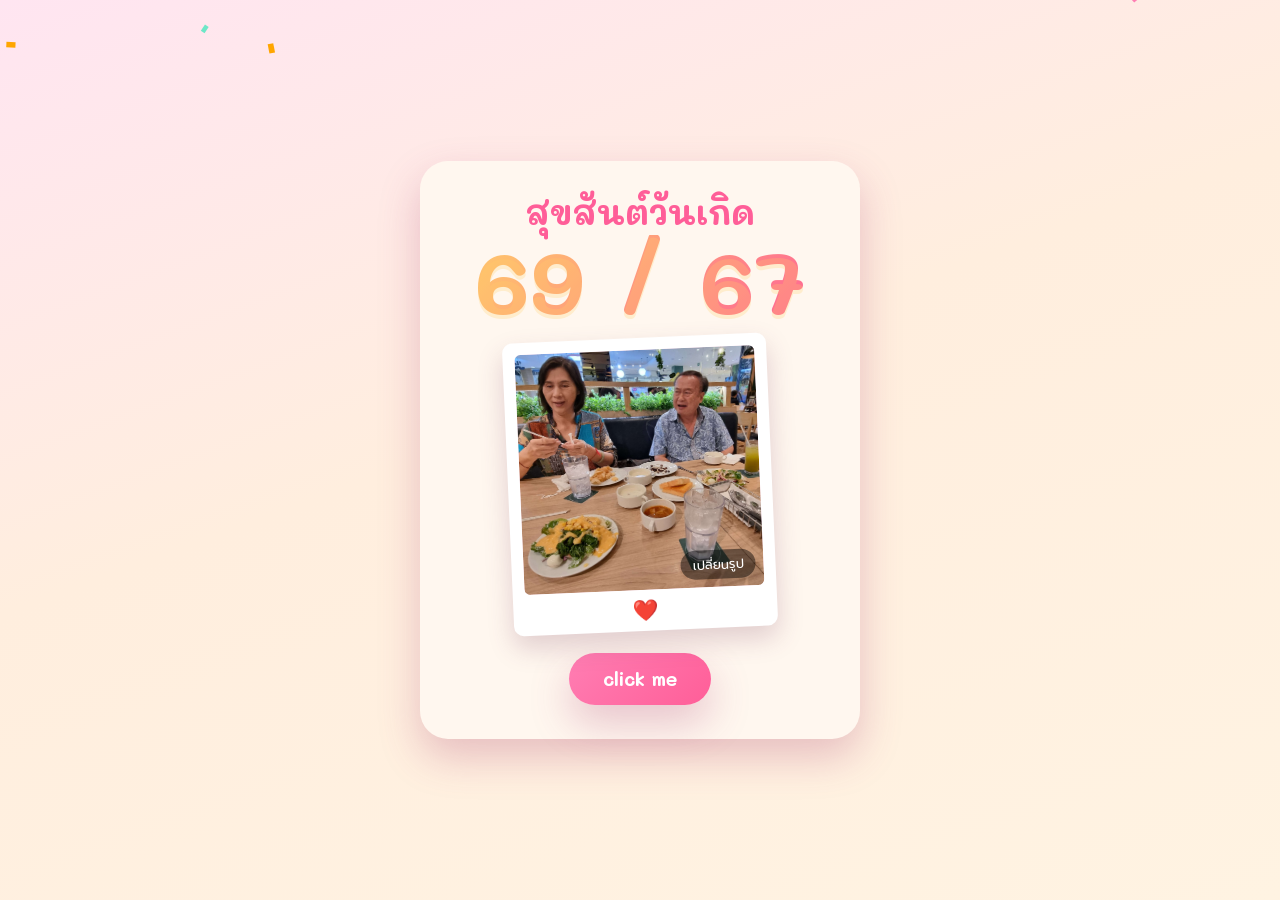
<file: index.html>
<!DOCTYPE html>
<html lang="th">
<head>
  <meta charset="UTF-8" />
  <meta name="viewport" content="width=device-width, initial-scale=1.0, maximum-scale=1.0, user-scalable=no" />
  <title>สุขสันต์วันเกิด 🎂</title>
  <meta name="theme-color" content="#ff7eb3" />
  <link rel="preconnect" href="https://fonts.googleapis.com" />
  <link rel="preconnect" href="https://fonts.gstatic.com" crossorigin />
  <link href="https://fonts.googleapis.com/css2?family=Mali:wght@500;600;700&family=Prompt:wght@400;500;600&display=swap" rel="stylesheet" />
  <link rel="stylesheet" href="styles.css" />
</head>
<body>
  <!-- เอฟเฟกต์ confetti / พลุ วาดบน canvas เต็มจอ -->
  <canvas id="fx"></canvas>

  <!-- ปุ่มเปิด/ปิดเสียง -->
  <button id="muteBtn" class="mute-btn" aria-label="เปิด/ปิดเสียง" hidden>🔊</button>

  <!-- ============ หน้า 1 : การ์ด ============ -->
  <section class="page is-active" id="page1">
    <div class="balloons" aria-hidden="true">
      <span class="balloon b1"></span>
      <span class="balloon b2"></span>
      <span class="balloon b3"></span>
      <span class="balloon b4"></span>
    </div>

    <div class="card">
      <p class="card__greeting" id="greeting">สุขสันต์วันเกิด</p>
      <div class="card__age" id="age">69</div>

      <div class="polaroid">
        <div class="polaroid__photo" id="photoWrap">
          <img id="photo" alt="รูปคนที่เรารัก" />
          <label class="polaroid__placeholder" id="photoPlaceholder">
            <span class="polaroid__plus">＋</span>
            <span class="polaroid__hint">ใส่รูปตรงนี้</span>
            <input type="file" id="photoInput" accept="image/*" hidden />
          </label>
          <button class="polaroid__change" id="changePhoto" type="button" hidden>เปลี่ยนรูป</button>
        </div>
        <p class="polaroid__caption" id="photoCaption">❤️</p>
      </div>

      <button class="btn btn--start pulse" id="startBtn">click me</button>
    </div>
  </section>

  <!-- ============ หน้า 2 : กลอน ============ -->
  <section class="page" id="page2">
    <div class="poem">
      <h2 class="poem__title">บทกลอนถึงป๊าม๊า</h2>
      <div class="poem__photos" id="poemPhotos" hidden>
        <div class="slides" id="slides"></div>
      </div>
      <div class="poem__verses" id="verses"></div>
      <button class="btn btn--next" id="nextBtn" hidden>ไปต่อ</button>
    </div>
  </section>

  <!-- ============ หน้า 3 : พลุ + ข้อความปิด ============ -->
  <section class="page" id="page3">
    <div class="final">
      <h2 class="final__title" id="finalTitle">ออกกำลังกายนิ้วเสร็จแล้ว! 🎉</h2>
      <p class="final__msg" id="finalMsg">ได้ออกกำลังกายนิ้วแล้ว ถัดไปก็ออกกำลังกายทั้งตัวนะ 💪</p>
      <button class="btn btn--restart" id="restartBtn">เริ่มใหม่อีกรอบ</button>
    </div>
  </section>

  <script src="config.js"></script>
  <script src="script.js"></script>
</body>
</html>
</file>
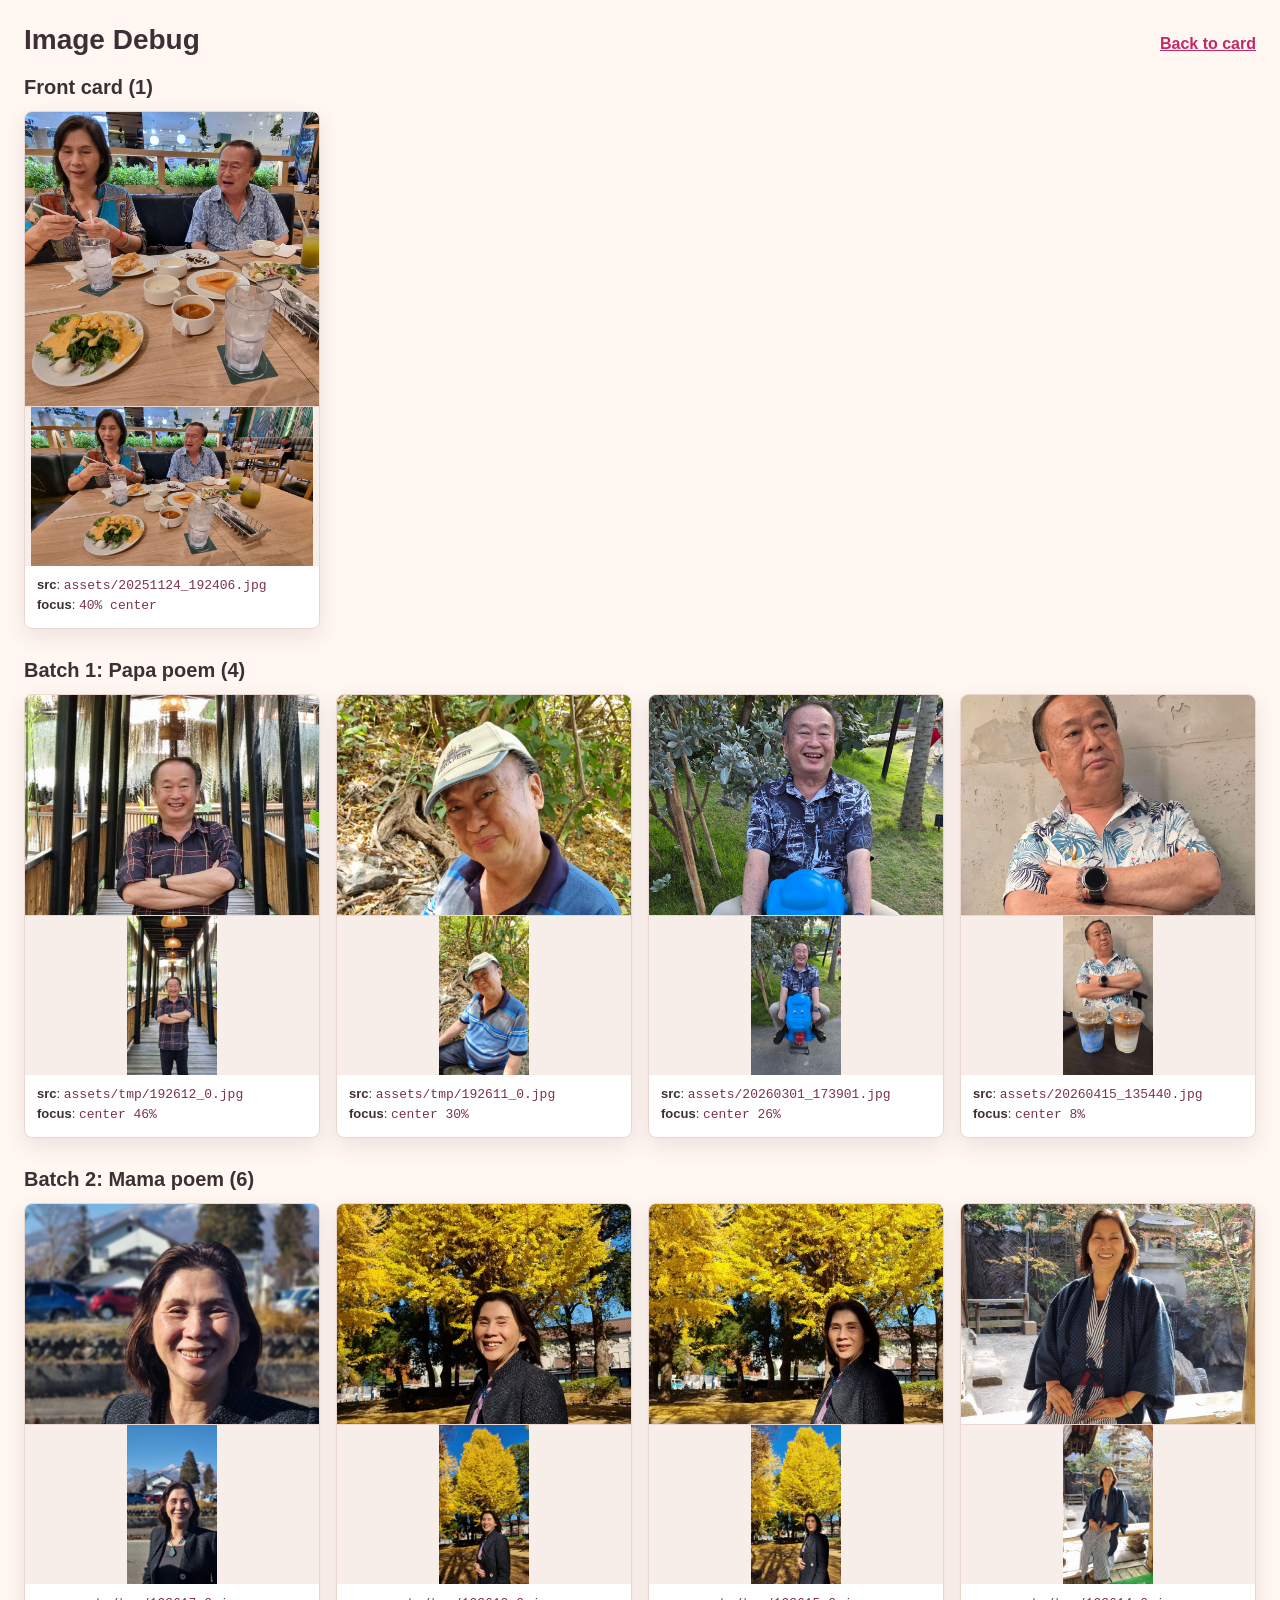
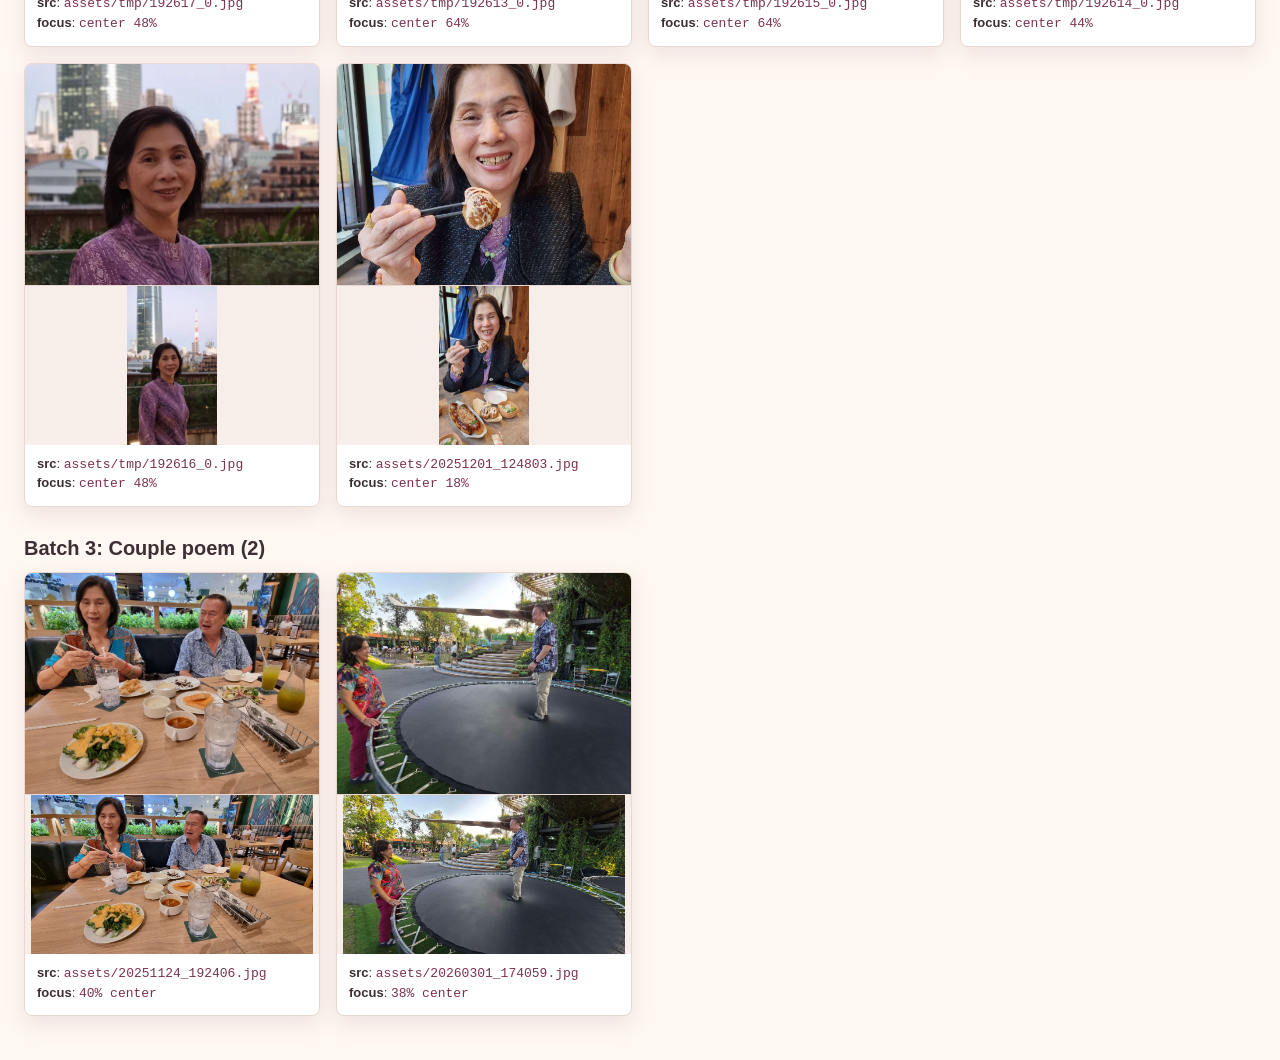
<file: debug.html>
<!DOCTYPE html>
<html lang="th">
<head>
  <meta charset="UTF-8" />
  <meta name="viewport" content="width=device-width, initial-scale=1.0" />
  <title>Birthday Image Debug</title>
  <style>
    :root {
      color-scheme: light;
      font-family: Arial, "Prompt", sans-serif;
      background: #fff7f1;
      color: #3d2f35;
    }
    * { box-sizing: border-box; }
    body {
      margin: 0;
      padding: 24px;
    }
    header {
      display: flex;
      align-items: baseline;
      justify-content: space-between;
      gap: 16px;
      margin-bottom: 20px;
    }
    h1 {
      margin: 0;
      font-size: 28px;
      letter-spacing: 0;
    }
    a {
      color: #c42766;
      font-weight: 700;
    }
    section {
      margin: 0 0 30px;
    }
    h2 {
      margin: 0 0 12px;
      font-size: 20px;
      letter-spacing: 0;
    }
    .grid {
      display: grid;
      grid-template-columns: repeat(auto-fill, minmax(260px, 1fr));
      gap: 16px;
    }
    .item {
      background: #fff;
      border: 1px solid #ead8d0;
      border-radius: 8px;
      overflow: hidden;
      box-shadow: 0 8px 22px rgba(90, 50, 70, 0.1);
    }
    .item__preview {
      width: 100%;
      aspect-ratio: 4 / 3;
      background: #f4e2db;
      overflow: hidden;
    }
    .item--front .item__preview {
      aspect-ratio: 1 / 1;
    }
    .item__preview img {
      width: 100%;
      height: 100%;
      object-fit: cover;
      display: block;
    }
    .item__raw {
      display: block;
      width: 100%;
      height: 160px;
      object-fit: contain;
      background: #f8eee9;
      border-top: 1px solid #ead8d0;
    }
    .item__meta {
      padding: 10px 12px 12px;
      font-size: 13px;
      line-height: 1.45;
    }
    code {
      overflow-wrap: anywhere;
      color: #7b3150;
    }
  </style>
</head>
<body>
  <header>
    <h1>Image Debug</h1>
    <a href="index.html">Back to card</a>
  </header>
  <main id="app"></main>
  <script src="config.js"></script>
  <script>
    (() => {
      const cfg = window.CONFIG || {};
      const app = document.getElementById("app");
      const batches = Array.isArray(cfg.poemPhotoBatches) ? cfg.poemPhotoBatches : [];
      const groups = [
        {
          title: "Front card",
          className: "item--front",
          items: [{ src: cfg.photoUrl, focus: cfg.photoFocus || "center" }].filter((item) => item.src),
        },
        { title: "Batch 1: Papa poem", items: batches[0] || [] },
        { title: "Batch 2: Mama poem", items: batches[1] || [] },
        { title: "Batch 3: Couple poem", items: batches[2] || [] },
      ];

      function normalize(item) {
        return typeof item === "string" ? { src: item, focus: "center" } : item;
      }

      function renderItem(item, className) {
        const data = normalize(item);
        const article = document.createElement("article");
        article.className = `item ${className || ""}`.trim();
        article.innerHTML = `
          <div class="item__preview">
            <img alt="" src="${data.src}" style="object-position: ${data.focus || "center"}" />
          </div>
          <img class="item__raw" alt="" src="${data.src}" />
          <div class="item__meta">
            <div><strong>src</strong>: <code>${data.src}</code></div>
            <div><strong>focus</strong>: <code>${data.focus || "center"}</code></div>
          </div>
        `;
        return article;
      }

      groups.forEach((group) => {
        const section = document.createElement("section");
        const items = group.items.map(normalize).filter((item) => item.src);
        section.innerHTML = `<h2>${group.title} (${items.length})</h2><div class="grid"></div>`;
        const grid = section.querySelector(".grid");
        items.forEach((item) => grid.appendChild(renderItem(item, group.className)));
        app.appendChild(section);
      });
    })();
  </script>
</body>
</html>
</file>
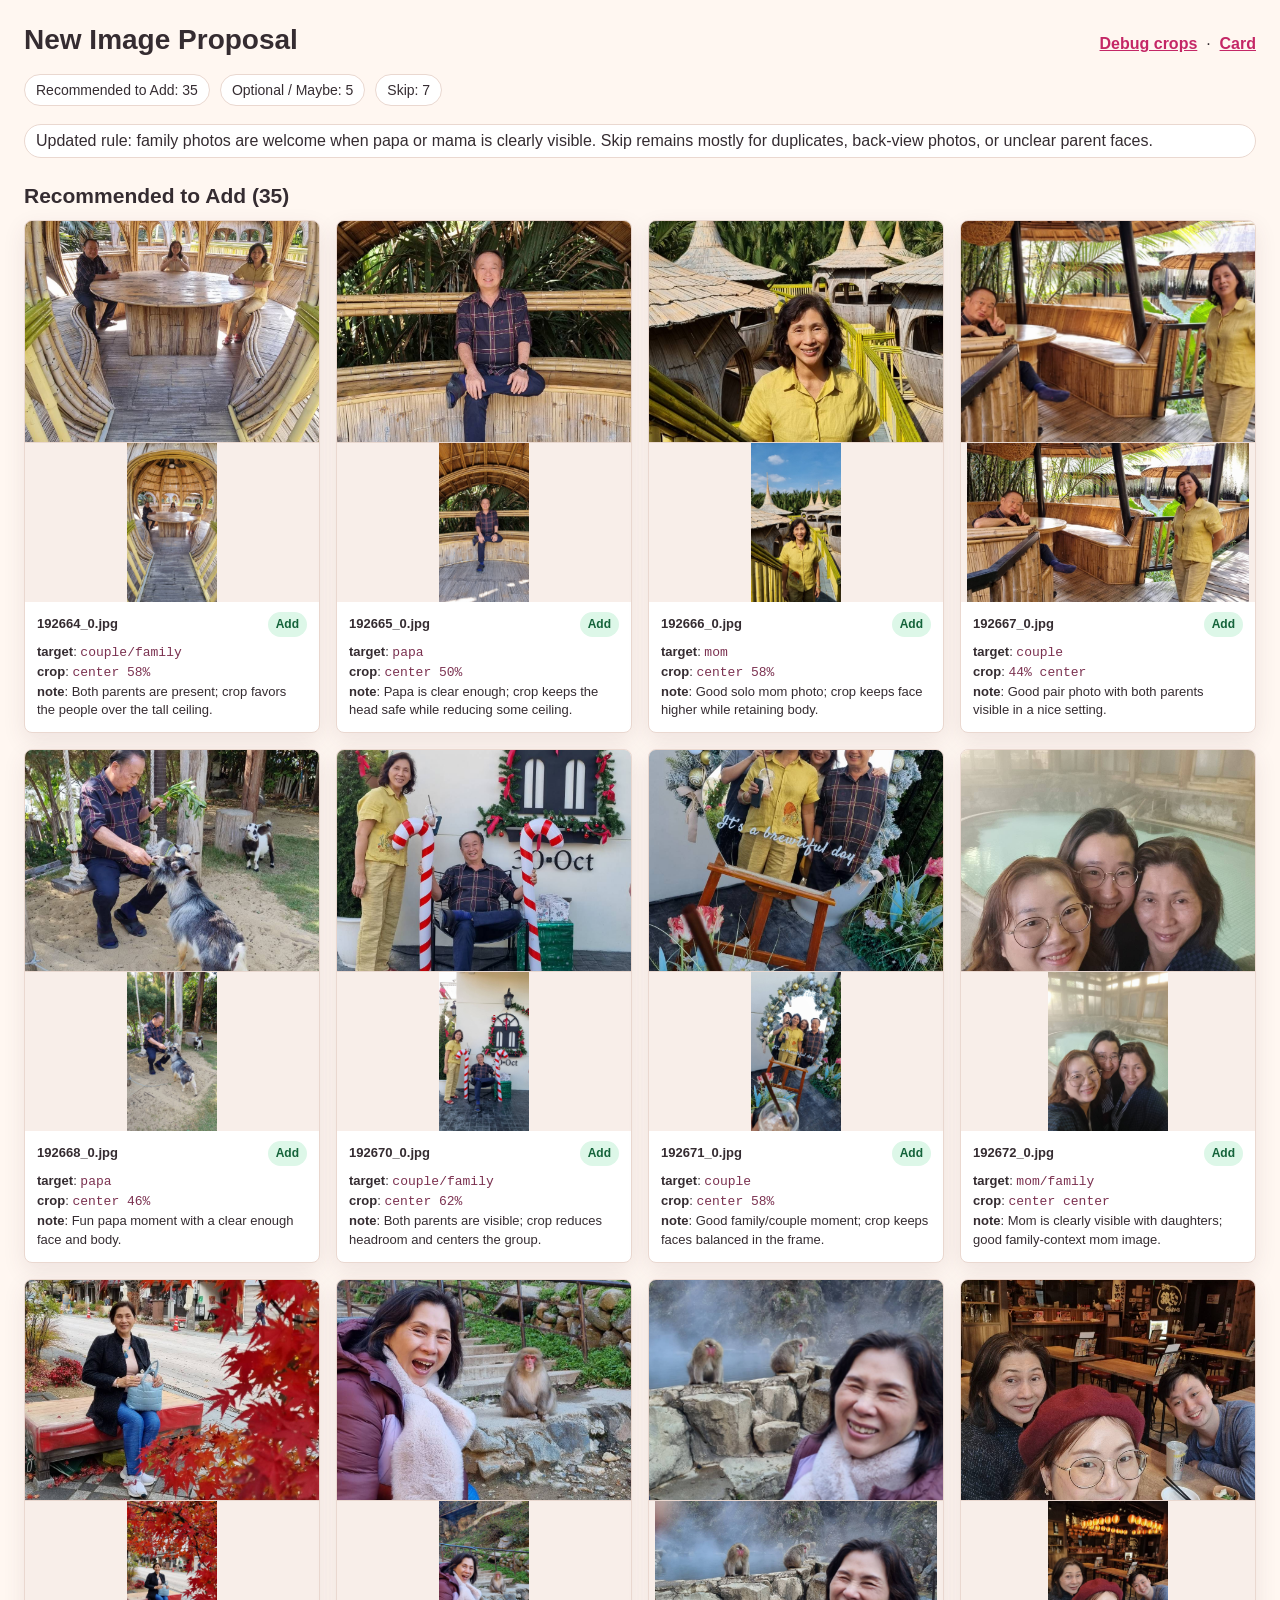
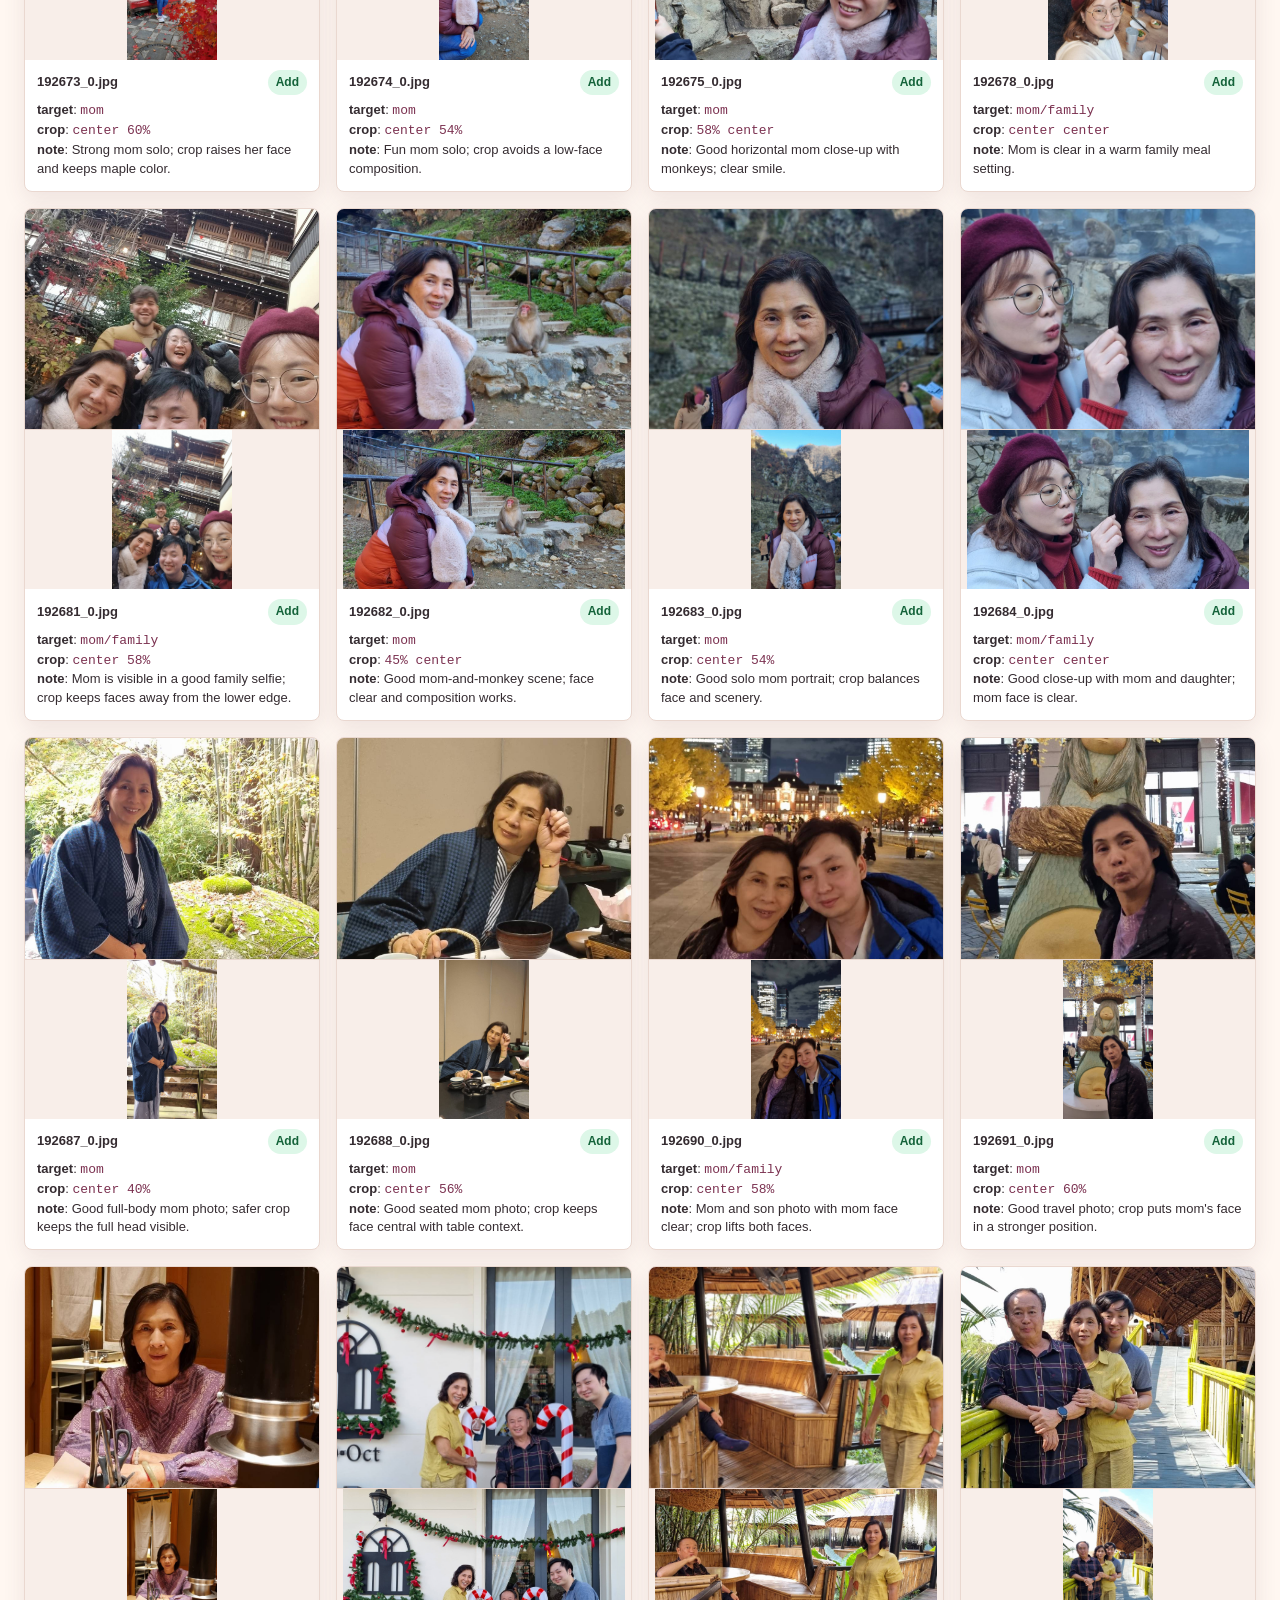
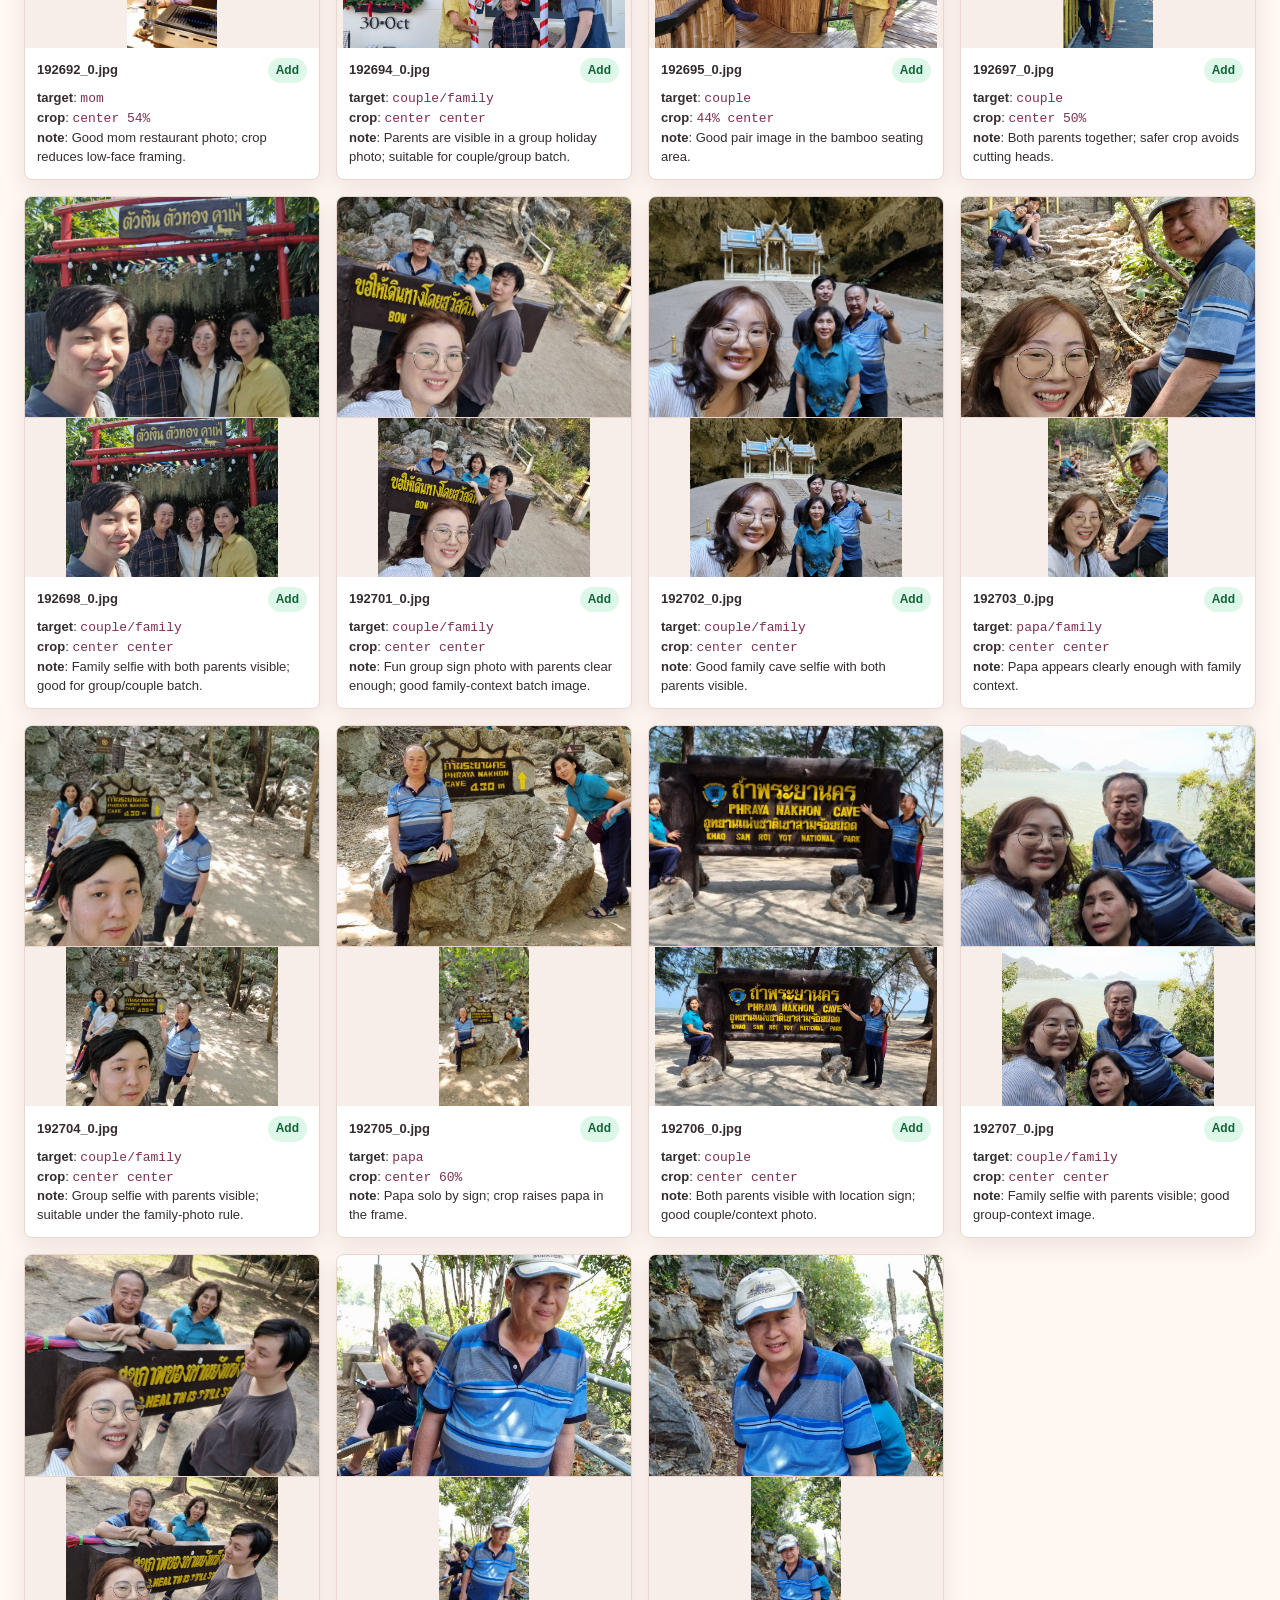
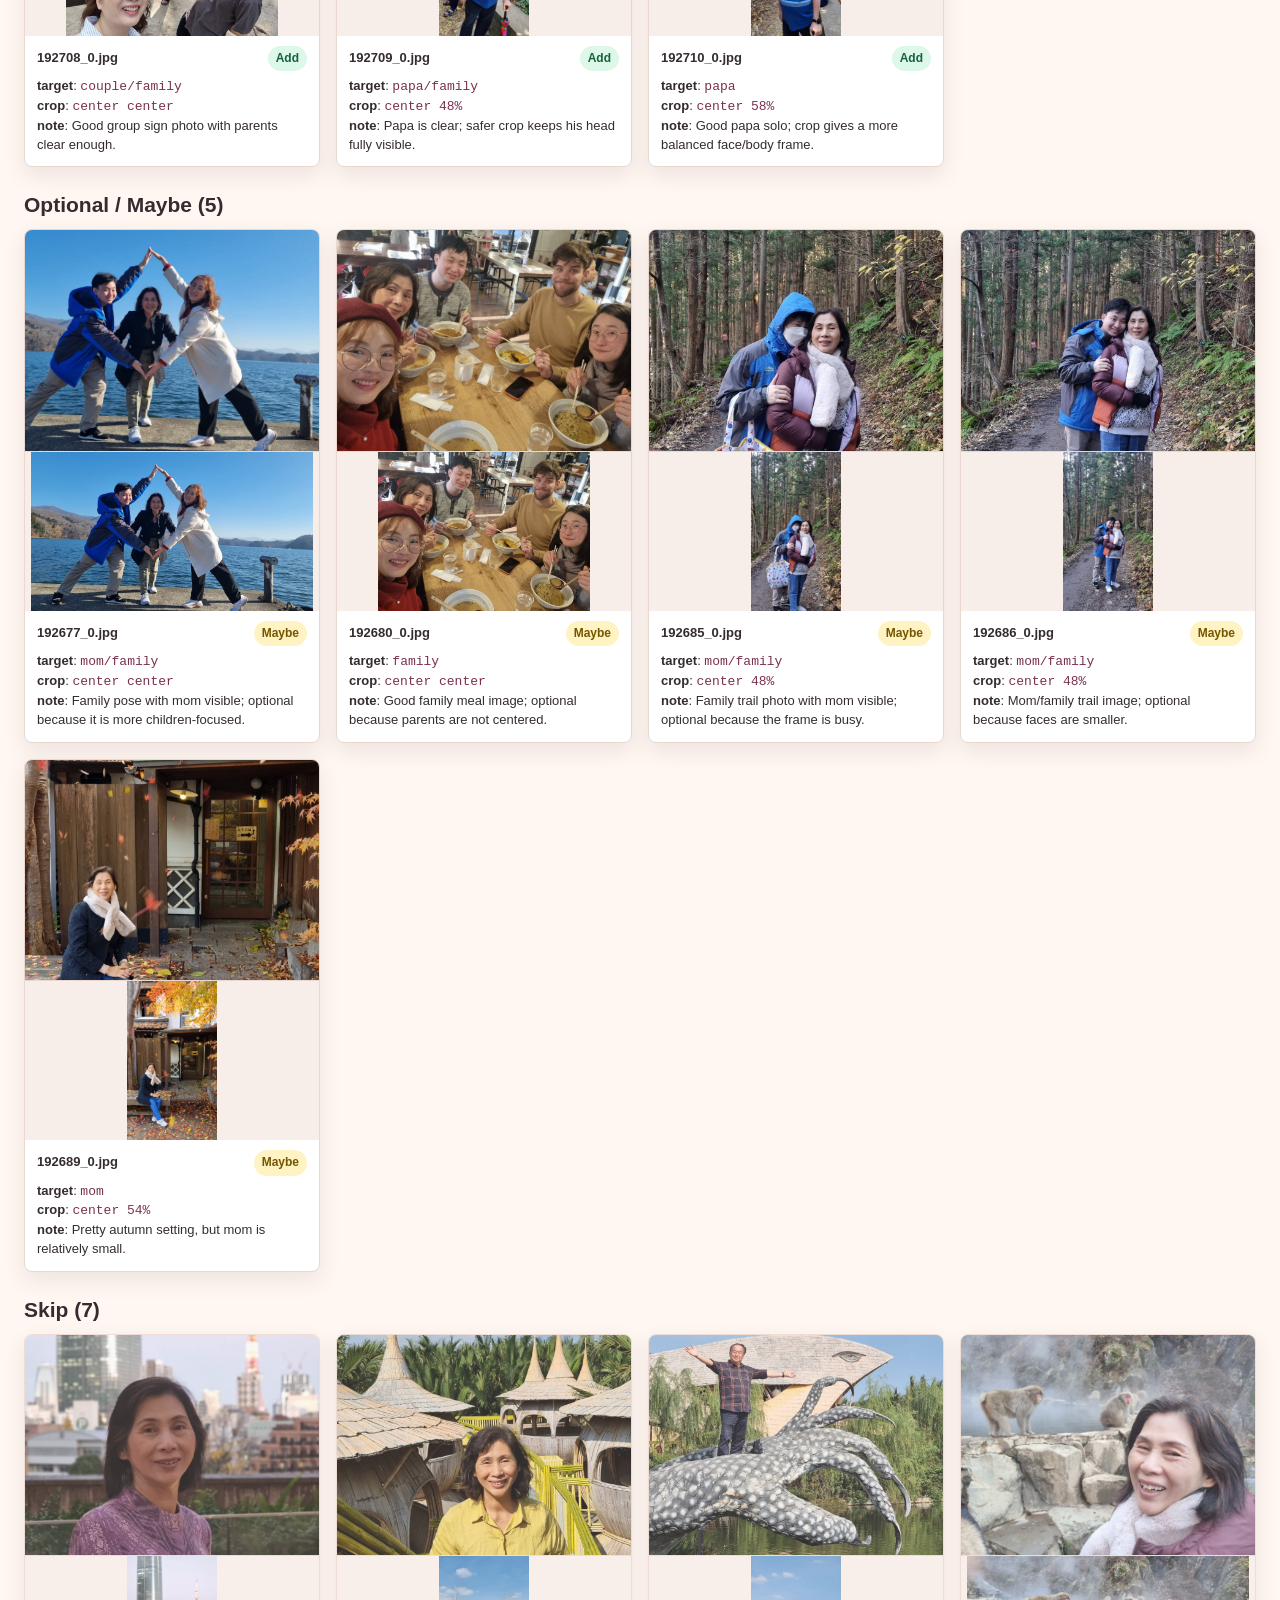
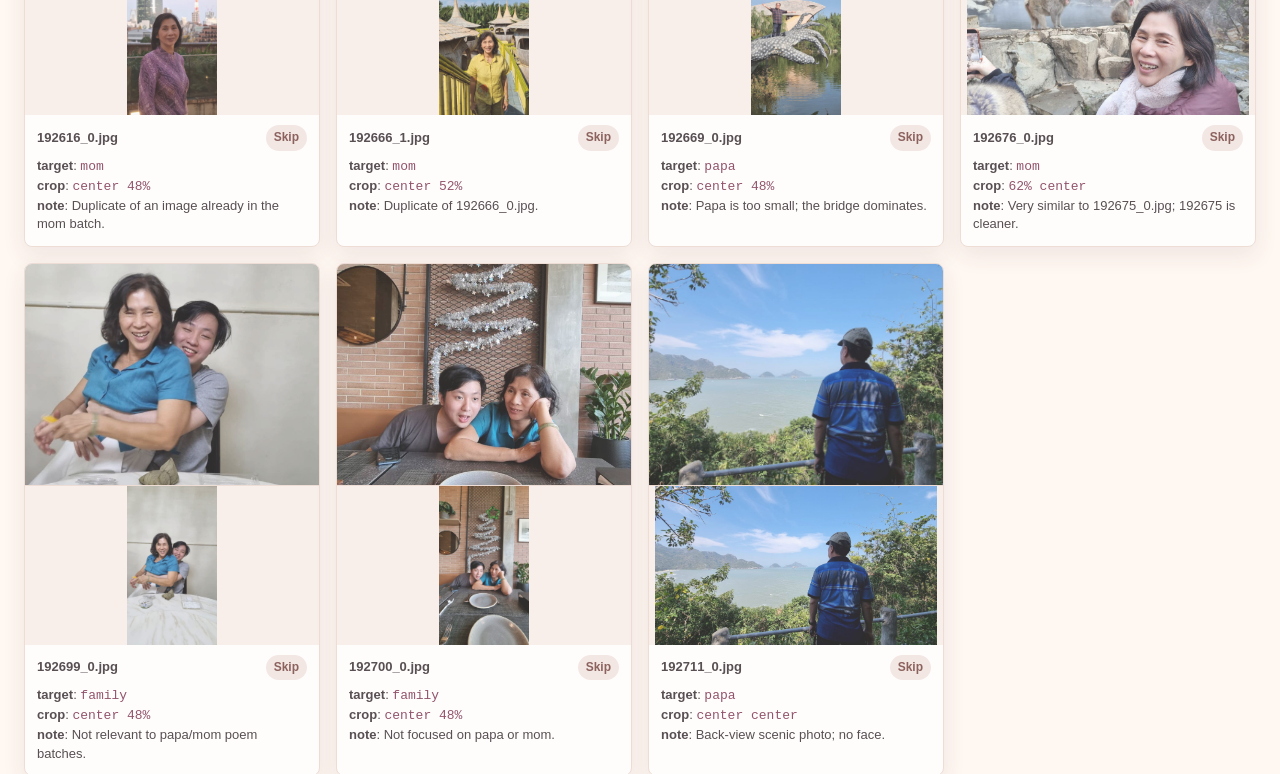
<file: proposal.html>
<!DOCTYPE html>
<html lang="th">
<head>
  <meta charset="UTF-8" />
  <meta name="viewport" content="width=device-width, initial-scale=1.0" />
  <title>New Image Proposal</title>
  <style>
    :root {
      color-scheme: light;
      font-family: Arial, "Prompt", sans-serif;
      background: #fff7f1;
      color: #352c31;
    }
    * { box-sizing: border-box; }
    body { margin: 0; padding: 24px; }
    header {
      display: flex;
      align-items: baseline;
      justify-content: space-between;
      gap: 16px;
      margin-bottom: 18px;
    }
    h1 { margin: 0; font-size: 28px; letter-spacing: 0; }
    h2 { margin: 26px 0 12px; font-size: 21px; letter-spacing: 0; }
    a { color: #c42766; font-weight: 700; }
    .summary {
      display: flex;
      flex-wrap: wrap;
      gap: 10px;
      margin: 0 0 18px;
      font-size: 14px;
    }
    .pill {
      border: 1px solid #ead8d0;
      border-radius: 999px;
      background: #fff;
      padding: 7px 11px;
    }
    .grid {
      display: grid;
      grid-template-columns: repeat(auto-fill, minmax(280px, 1fr));
      gap: 16px;
    }
    .card {
      background: #fff;
      border: 1px solid #ead8d0;
      border-radius: 8px;
      overflow: hidden;
      box-shadow: 0 8px 22px rgba(90, 50, 70, 0.1);
    }
    .card--skip { opacity: 0.82; }
    .preview {
      width: 100%;
      aspect-ratio: 4 / 3;
      background: #f4e2db;
      overflow: hidden;
    }
    .preview img {
      width: 100%;
      height: 100%;
      object-fit: cover;
      display: block;
    }
    .raw {
      width: 100%;
      height: 160px;
      object-fit: contain;
      display: block;
      background: #f8eee9;
      border-top: 1px solid #ead8d0;
    }
    .body { padding: 10px 12px 12px; font-size: 13px; line-height: 1.45; }
    .topline {
      display: flex;
      align-items: center;
      justify-content: space-between;
      gap: 8px;
      margin-bottom: 6px;
    }
    .name { font-weight: 700; overflow-wrap: anywhere; }
    .badge {
      flex: none;
      border-radius: 999px;
      padding: 4px 8px;
      font-size: 12px;
      font-weight: 700;
    }
    .badge--include { background: #ddf7e8; color: #14633a; }
    .badge--maybe { background: #fff3c4; color: #765500; }
    .badge--skip { background: #f1e4e2; color: #73423d; }
    code {
      color: #7b3150;
      overflow-wrap: anywhere;
    }
  </style>
</head>
<body>
  <header>
    <h1>New Image Proposal</h1>
    <nav>
      <a href="debug.html">Debug crops</a>
      &nbsp;·&nbsp;
      <a href="index.html">Card</a>
    </nav>
  </header>
  <div class="summary" id="summary"></div>
  <p class="pill">Updated rule: family photos are welcome when papa or mama is clearly visible. Skip remains mostly for duplicates, back-view photos, or unclear parent faces.</p>
  <main id="app"></main>

  <script>
    const proposals = [
      { file: "192616_0.jpg", status: "skip", target: "mom", focus: "center 48%", reason: "Duplicate of an image already in the mom batch." },
      { file: "192664_0.jpg", status: "include", target: "couple/family", focus: "center 58%", reason: "Both parents are present; crop favors the people over the tall ceiling." },
      { file: "192665_0.jpg", status: "include", target: "papa", focus: "center 50%", reason: "Papa is clear enough; crop keeps the head safe while reducing some ceiling." },
      { file: "192666_0.jpg", status: "include", target: "mom", focus: "center 58%", reason: "Good solo mom photo; crop keeps face higher while retaining body." },
      { file: "192666_1.jpg", status: "skip", target: "mom", focus: "center 52%", reason: "Duplicate of 192666_0.jpg." },
      { file: "192667_0.jpg", status: "include", target: "couple", focus: "44% center", reason: "Good pair photo with both parents visible in a nice setting." },
      { file: "192668_0.jpg", status: "include", target: "papa", focus: "center 46%", reason: "Fun papa moment with a clear enough face and body." },
      { file: "192669_0.jpg", status: "skip", target: "papa", focus: "center 48%", reason: "Papa is too small; the bridge dominates." },
      { file: "192670_0.jpg", status: "include", target: "couple/family", focus: "center 62%", reason: "Both parents are visible; crop reduces headroom and centers the group." },
      { file: "192671_0.jpg", status: "include", target: "couple", focus: "center 58%", reason: "Good family/couple moment; crop keeps faces balanced in the frame." },
      { file: "192672_0.jpg", status: "include", target: "mom/family", focus: "center center", reason: "Mom is clearly visible with daughters; good family-context mom image." },
      { file: "192673_0.jpg", status: "include", target: "mom", focus: "center 60%", reason: "Strong mom solo; crop raises her face and keeps maple color." },
      { file: "192674_0.jpg", status: "include", target: "mom", focus: "center 54%", reason: "Fun mom solo; crop avoids a low-face composition." },
      { file: "192675_0.jpg", status: "include", target: "mom", focus: "58% center", reason: "Good horizontal mom close-up with monkeys; clear smile." },
      { file: "192676_0.jpg", status: "skip", target: "mom", focus: "62% center", reason: "Very similar to 192675_0.jpg; 192675 is cleaner." },
      { file: "192677_0.jpg", status: "maybe", target: "mom/family", focus: "center center", reason: "Family pose with mom visible; optional because it is more children-focused." },
      { file: "192678_0.jpg", status: "include", target: "mom/family", focus: "center center", reason: "Mom is clear in a warm family meal setting." },
      { file: "192680_0.jpg", status: "maybe", target: "family", focus: "center center", reason: "Good family meal image; optional because parents are not centered." },
      { file: "192681_0.jpg", status: "include", target: "mom/family", focus: "center 58%", reason: "Mom is visible in a good family selfie; crop keeps faces away from the lower edge." },
      { file: "192682_0.jpg", status: "include", target: "mom", focus: "45% center", reason: "Good mom-and-monkey scene; face clear and composition works." },
      { file: "192683_0.jpg", status: "include", target: "mom", focus: "center 54%", reason: "Good solo mom portrait; crop balances face and scenery." },
      { file: "192684_0.jpg", status: "include", target: "mom/family", focus: "center center", reason: "Good close-up with mom and daughter; mom face is clear." },
      { file: "192685_0.jpg", status: "maybe", target: "mom/family", focus: "center 48%", reason: "Family trail photo with mom visible; optional because the frame is busy." },
      { file: "192686_0.jpg", status: "maybe", target: "mom/family", focus: "center 48%", reason: "Mom/family trail image; optional because faces are smaller." },
      { file: "192687_0.jpg", status: "include", target: "mom", focus: "center 40%", reason: "Good full-body mom photo; safer crop keeps the full head visible." },
      { file: "192688_0.jpg", status: "include", target: "mom", focus: "center 56%", reason: "Good seated mom photo; crop keeps face central with table context." },
      { file: "192689_0.jpg", status: "maybe", target: "mom", focus: "center 54%", reason: "Pretty autumn setting, but mom is relatively small." },
      { file: "192690_0.jpg", status: "include", target: "mom/family", focus: "center 58%", reason: "Mom and son photo with mom face clear; crop lifts both faces." },
      { file: "192691_0.jpg", status: "include", target: "mom", focus: "center 60%", reason: "Good travel photo; crop puts mom's face in a stronger position." },
      { file: "192692_0.jpg", status: "include", target: "mom", focus: "center 54%", reason: "Good mom restaurant photo; crop reduces low-face framing." },
      { file: "192694_0.jpg", status: "include", target: "couple/family", focus: "center center", reason: "Parents are visible in a group holiday photo; suitable for couple/group batch." },
      { file: "192695_0.jpg", status: "include", target: "couple", focus: "44% center", reason: "Good pair image in the bamboo seating area." },
      { file: "192697_0.jpg", status: "include", target: "couple", focus: "center 50%", reason: "Both parents together; safer crop avoids cutting heads." },
      { file: "192698_0.jpg", status: "include", target: "couple/family", focus: "center center", reason: "Family selfie with both parents visible; good for group/couple batch." },
      { file: "192699_0.jpg", status: "skip", target: "family", focus: "center 48%", reason: "Not relevant to papa/mom poem batches." },
      { file: "192700_0.jpg", status: "skip", target: "family", focus: "center 48%", reason: "Not focused on papa or mom." },
      { file: "192701_0.jpg", status: "include", target: "couple/family", focus: "center center", reason: "Fun group sign photo with parents clear enough; good family-context batch image." },
      { file: "192702_0.jpg", status: "include", target: "couple/family", focus: "center center", reason: "Good family cave selfie with both parents visible." },
      { file: "192703_0.jpg", status: "include", target: "papa/family", focus: "center center", reason: "Papa appears clearly enough with family context." },
      { file: "192704_0.jpg", status: "include", target: "couple/family", focus: "center center", reason: "Group selfie with parents visible; suitable under the family-photo rule." },
      { file: "192705_0.jpg", status: "include", target: "papa", focus: "center 60%", reason: "Papa solo by sign; crop raises papa in the frame." },
      { file: "192706_0.jpg", status: "include", target: "couple", focus: "center center", reason: "Both parents visible with location sign; good couple/context photo." },
      { file: "192707_0.jpg", status: "include", target: "couple/family", focus: "center center", reason: "Family selfie with parents visible; good group-context image." },
      { file: "192708_0.jpg", status: "include", target: "couple/family", focus: "center center", reason: "Good group sign photo with parents clear enough." },
      { file: "192709_0.jpg", status: "include", target: "papa/family", focus: "center 48%", reason: "Papa is clear; safer crop keeps his head fully visible." },
      { file: "192710_0.jpg", status: "include", target: "papa", focus: "center 58%", reason: "Good papa solo; crop gives a more balanced face/body frame." },
      { file: "192711_0.jpg", status: "skip", target: "papa", focus: "center center", reason: "Back-view scenic photo; no face." },
    ];

    const order = [
      ["include", "Recommended to Add"],
      ["maybe", "Optional / Maybe"],
      ["skip", "Skip"],
    ];

    function badge(status) {
      return status === "include" ? "Add" : status === "maybe" ? "Maybe" : "Skip";
    }

    const summary = document.getElementById("summary");
    order.forEach(([status, label]) => {
      const count = proposals.filter((item) => item.status === status).length;
      const pill = document.createElement("span");
      pill.className = "pill";
      pill.textContent = `${label}: ${count}`;
      summary.appendChild(pill);
    });

    const app = document.getElementById("app");
    order.forEach(([status, title]) => {
      const items = proposals.filter((item) => item.status === status);
      const section = document.createElement("section");
      section.innerHTML = `<h2>${title} (${items.length})</h2><div class="grid"></div>`;
      const grid = section.querySelector(".grid");
      items.forEach((item) => {
        const src = `assets/new2/${item.file}`;
        const card = document.createElement("article");
        card.className = `card card--${item.status}`;
        card.innerHTML = `
          <div class="preview">
            <img alt="" src="${src}" style="object-position: ${item.focus}" />
          </div>
          <img class="raw" alt="" src="${src}" />
          <div class="body">
            <div class="topline">
              <span class="name">${item.file}</span>
              <span class="badge badge--${item.status}">${badge(item.status)}</span>
            </div>
            <div><strong>target</strong>: <code>${item.target}</code></div>
            <div><strong>crop</strong>: <code>${item.focus}</code></div>
            <div><strong>note</strong>: ${item.reason}</div>
          </div>
        `;
        grid.appendChild(card);
      });
      app.appendChild(section);
    });
  </script>
</body>
</html>
</file>
<file: styles.css>
:root {
  --pink: #ff7eb3;
  --pink-deep: #ff5e98;
  --peach: #ffd166;
  --cream: #fff7ef;
  --ink: #5b3a4e;
  --shadow: 0 18px 40px rgba(170, 60, 110, 0.28);
}

* { box-sizing: border-box; margin: 0; padding: 0; }
[hidden] { display: none !important; }

html, body {
  height: 100%;
  width: 100%;
  overflow: hidden;
}

body {
  font-family: "Prompt", system-ui, -apple-system, "Segoe UI", sans-serif;
  color: var(--ink);
  background: linear-gradient(160deg, #ffe5f1 0%, #ffeede 45%, #fff3e2 100%);
  position: relative;
  -webkit-tap-highlight-color: transparent;
}

#fx {
  position: fixed;
  inset: 0;
  width: 100%;
  height: 100%;
  z-index: 1;
  pointer-events: none;
}

/* ---------- โครงหน้า (page) ---------- */
.page {
  position: fixed;
  inset: 0;
  display: none;
  align-items: center;
  justify-content: center;
  padding: 24px;
  z-index: 2;
}
.page.is-active {
  display: flex;
  animation: pageIn 0.6s ease both;
}
@keyframes pageIn {
  from { opacity: 0; transform: scale(0.96); }
  to   { opacity: 1; transform: scale(1); }
}

/* ---------- ปุ่มทั่วไป ---------- */
.btn {
  font-family: "Mali", "Prompt", sans-serif;
  font-weight: 700;
  font-size: 1.15rem;
  color: #fff;
  border: none;
  border-radius: 999px;
  padding: 14px 34px;
  cursor: pointer;
  background: linear-gradient(135deg, var(--pink) 0%, var(--pink-deep) 100%);
  box-shadow: var(--shadow);
  transition: transform 0.15s ease, box-shadow 0.15s ease;
  user-select: none;
}
.btn:hover { transform: translateY(-2px); }
.btn:active { transform: translateY(1px) scale(0.98); }

.pulse { animation: pulse 1.6s ease-in-out infinite; }
@keyframes pulse {
  0%, 100% { transform: scale(1); box-shadow: var(--shadow); }
  50% { transform: scale(1.06); box-shadow: 0 22px 48px rgba(255, 94, 152, 0.45); }
}

.mute-btn {
  position: fixed;
  top: 14px;
  right: 14px;
  z-index: 10;
  width: 46px;
  height: 46px;
  border: none;
  border-radius: 50%;
  background: rgba(255, 255, 255, 0.7);
  backdrop-filter: blur(6px);
  font-size: 1.25rem;
  cursor: pointer;
  box-shadow: 0 6px 16px rgba(0,0,0,0.12);
}

/* ---------- หน้า 1 : การ์ด ---------- */
.card {
  position: relative;
  width: min(440px, 92vw);
  background: var(--cream);
  border-radius: 28px;
  padding: 30px 26px 34px;
  text-align: center;
  box-shadow: var(--shadow);
  animation: cardPop 0.7s cubic-bezier(0.18, 1.25, 0.5, 1) both;
}
@keyframes cardPop {
  from { opacity: 0; transform: translateY(30px) scale(0.9); }
  to   { opacity: 1; transform: translateY(0) scale(1); }
}

.card__greeting {
  font-family: "Mali", sans-serif;
  font-size: clamp(1.6rem, 6vw, 2.1rem);
  font-weight: 700;
  color: var(--pink-deep);
  line-height: 1.25;
}
.card__age {
  font-family: "Mali", sans-serif;
  font-weight: 700;
  font-size: clamp(3.6rem, 18vw, 5.6rem);
  line-height: 1;
  margin: 2px 0 14px;
  background: linear-gradient(135deg, var(--peach), var(--pink-deep));
  -webkit-background-clip: text;
  background-clip: text;
  color: transparent;
  text-shadow: 0 4px 0 rgba(255, 209, 102, 0.25);
}

/* polaroid */
.polaroid {
  display: inline-block;
  background: #fff;
  padding: 12px 12px 8px;
  border-radius: 10px;
  box-shadow: 0 12px 26px rgba(120, 60, 90, 0.22);
  transform: rotate(-2.5deg);
  margin-bottom: 22px;
}
.polaroid__photo {
  position: relative;
  width: min(240px, 64vw);
  height: min(240px, 64vw);
  border-radius: 6px;
  overflow: hidden;
  background: #ffe3ef;
  display: flex;
  align-items: center;
  justify-content: center;
}
#photo {
  width: 100%;
  height: 100%;
  object-fit: cover;
  display: none;
}
#photo.is-loaded { display: block; }

.polaroid__placeholder {
  display: flex;
  flex-direction: column;
  align-items: center;
  justify-content: center;
  gap: 6px;
  width: 100%;
  height: 100%;
  cursor: pointer;
  color: var(--pink-deep);
}
.polaroid__plus { font-size: 2.6rem; line-height: 1; }
.polaroid__hint { font-size: 0.95rem; }

.polaroid__change {
  position: absolute;
  bottom: 8px;
  right: 8px;
  border: none;
  border-radius: 999px;
  padding: 5px 12px;
  font-size: 0.8rem;
  font-family: "Prompt", sans-serif;
  background: rgba(0,0,0,0.45);
  color: #fff;
  cursor: pointer;
}
.polaroid__caption {
  font-family: "Mali", sans-serif;
  font-size: 1.3rem;
  margin-top: 6px;
  color: var(--ink);
}

/* balloons */
.balloons { position: fixed; inset: 0; z-index: 1; pointer-events: none; }
.balloon {
  position: absolute;
  bottom: -140px;
  width: 56px;
  height: 70px;
  border-radius: 50% 50% 50% 50% / 55% 55% 45% 45%;
  opacity: 0.85;
  animation: floatUp 9s linear infinite;
}
.balloon::after {
  content: "";
  position: absolute;
  bottom: -34px;
  left: 50%;
  width: 1px;
  height: 36px;
  background: rgba(120,60,90,0.4);
  transform: translateX(-50%);
}
.balloon.b1 { left: 12%; background: #ff8fab; animation-delay: 0s; }
.balloon.b2 { left: 34%; background: #ffd166; animation-delay: 2.4s; }
.balloon.b3 { left: 66%; background: #9b8cff; animation-delay: 1.1s; }
.balloon.b4 { left: 85%; background: #6ee7c7; animation-delay: 3.6s; }
@keyframes floatUp {
  0%   { transform: translateY(0) rotate(-4deg); opacity: 0; }
  10%  { opacity: 0.85; }
  90%  { opacity: 0.85; }
  100% { transform: translateY(-118vh) rotate(4deg); opacity: 0; }
}

/* ---------- หน้า 2 : กลอน ---------- */
#page2 {
  align-items: flex-start;
  overflow-y: auto;
  padding-top: max(24px, 4vh);
  padding-bottom: 48px;
}
.poem {
  position: relative;
  width: min(560px, 92vw);
  margin: auto;
  text-align: center;
}
.poem__title {
  font-family: "Mali", sans-serif;
  font-size: clamp(1.4rem, 5.5vw, 1.9rem);
  color: var(--pink-deep);
  margin-bottom: 18px;
}

/* สไลด์รูปความทรงจำ ระหว่างอ่านกลอน */
.poem__photos {
  position: relative;
  width: min(420px, 84vw);
  aspect-ratio: 4 / 3;
  margin: 0 auto 22px;
  border-radius: 18px;
  overflow: hidden;
  background: #ffe3ef;
  border: 6px solid #fff;
  box-shadow: var(--shadow);
  animation: cardPop 0.6s cubic-bezier(0.18, 1.25, 0.5, 1) both;
}
.slides { position: absolute; inset: 0; }
.slide {
  position: absolute;
  inset: 0;
  width: 100%;
  height: 100%;
  object-fit: cover;
  opacity: 0;
  transition: opacity 1s ease;
}
.slide.is-active {
  opacity: 1;
  animation: kenburns 8s ease-out both;
}
@keyframes kenburns {
  from { transform: scale(1); }
  to   { transform: scale(1.06); }
}

.poem__verses {
  display: flex;
  flex-direction: column;
  gap: 12px;
  min-height: 22vh;
  justify-content: center;
}
.verse {
  font-family: "Mali", sans-serif;
  font-size: clamp(1.25rem, 5.4vw, 1.8rem);
  line-height: 1.5;
  color: var(--ink);
  opacity: 0;
  transform: translateY(14px);
  animation: verseIn 0.7s ease forwards;
}
.verse.speaking { color: var(--pink-deep); text-shadow: 0 2px 10px rgba(255,94,152,0.25); }
@keyframes verseIn {
  to { opacity: 1; transform: translateY(0); }
}
.verse--out { animation: verseOut 0.45s ease forwards; }
@keyframes verseOut {
  to { opacity: 0; transform: translateY(-12px); }
}
.btn--next {
  position: relative;
  margin-top: 34px;
  z-index: 6;
}
.btn--next.is-loose {
  position: fixed;
  margin: 0;
}

/* ---------- หน้า 3 : ปิดท้าย ---------- */
.final {
  width: min(560px, 92vw);
  text-align: center;
  animation: cardPop 0.7s cubic-bezier(0.18, 1.25, 0.5, 1) both;
}
.final__title {
  font-family: "Mali", sans-serif;
  font-size: clamp(1.8rem, 7vw, 2.6rem);
  color: var(--pink-deep);
  margin-bottom: 16px;
  line-height: 1.3;
}
.final__msg {
  font-size: clamp(1.15rem, 4.8vw, 1.5rem);
  line-height: 1.6;
  margin-bottom: 30px;
}
.btn--restart { background: linear-gradient(135deg, #9b8cff, #6c5ce7); }

@media (prefers-reduced-motion: reduce) {
  *, *::before, *::after { animation-duration: 0.01ms !important; animation-iteration-count: 1 !important; }
}
</file>
